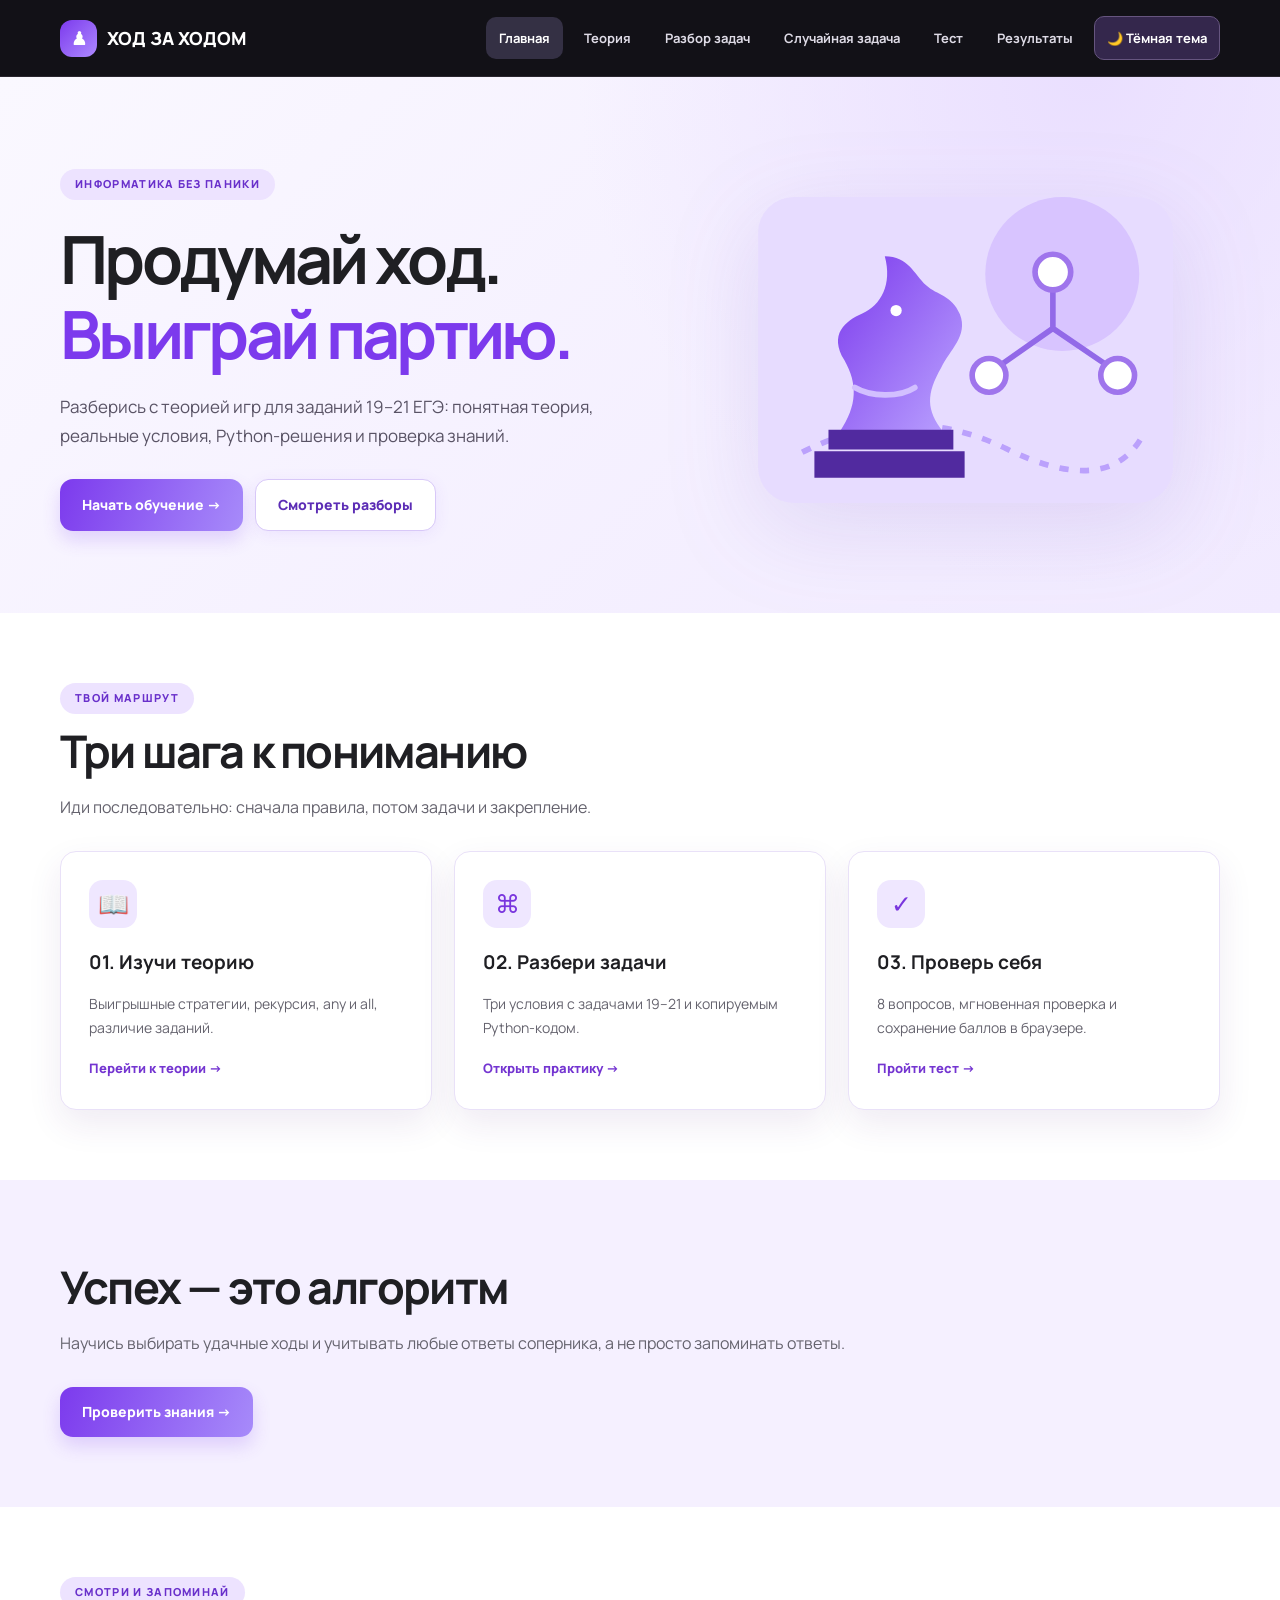
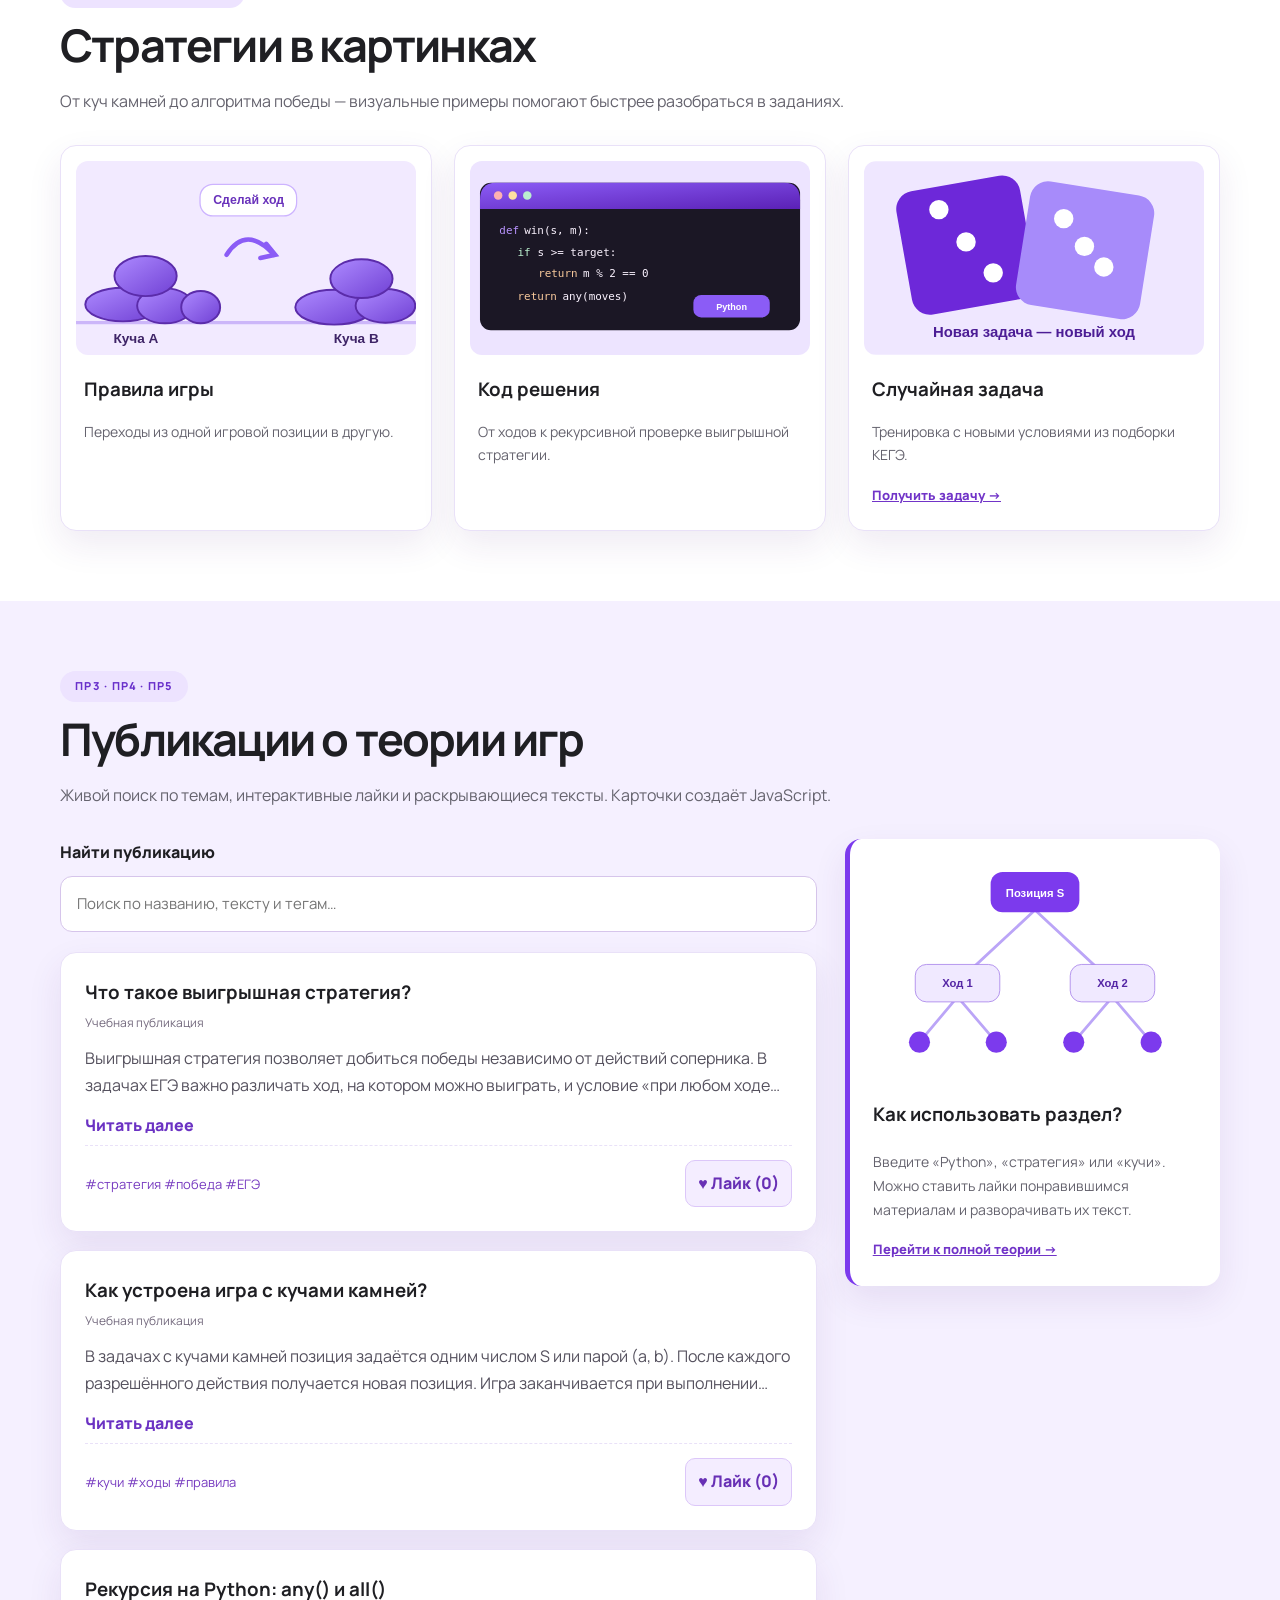
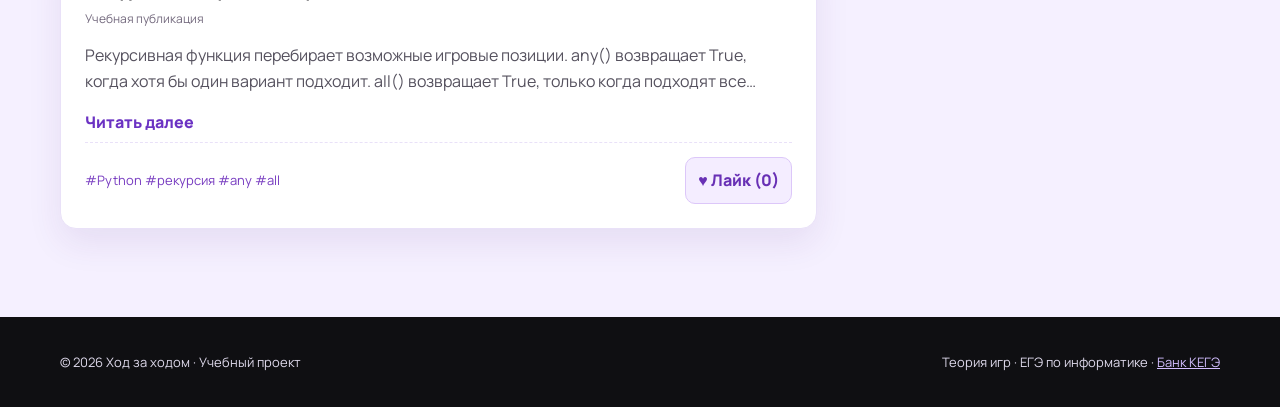
<file: index.html>
<!DOCTYPE html>
<html lang="ru">
 <head>
  <meta charset="utf-8"/>
  <meta content="width=device-width,initial-scale=1.0" name="viewport"/>
  <meta content="#121117" name="theme-color"/>
  <meta content="Теория игр: задания ЕГЭ 19, 20, 21, разбор Python и мини-тест" name="description"/>
  <title>
   Главная | Ход за ходом
  </title>
  <link href="css/style.css" rel="stylesheet"/>
 </head>
 <body>
  <header class="site-header">
   <div class="container header-inner">
    <a class="logo" href="index.html">
     <span class="logo-mark">
      ♟
     </span>
     ХОД ЗА ХОДОМ
    </a>
    <button aria-controls="site-nav" aria-expanded="false" aria-label="Открыть меню" class="menu-toggle" data-menu-toggle="" type="button">
     ☰
    </button>
    <nav aria-label="Основное меню" class="nav-links" data-nav="" id="site-nav">
     <a href="index.html">
      Главная
     </a>
     <a href="theory.html">
      Теория
     </a>
     <a href="tasks.html">
      Разбор задач
     </a>
     <a href="random.html">
      Случайная задача
     </a>
     <a href="quiz.html">
      Тест
     </a>
     <a href="results.html">
      Результаты
     </a>
     <button aria-label="Переключить тему оформления" class="theme-switch" id="themeBtn" type="button">
      🌙 Тёмная тема
     </button>
    </nav>
   </div>
  </header>
  <main>
   <section class="hero">
    <div class="container hero-grid">
     <div>
      <span class="eyebrow">
       Информатика без паники
      </span>
      <h1>
       Продумай ход.
       <br/>
       <span class="gradient-text">
        Выиграй партию.
       </span>
      </h1>
      <p class="lead">
       Разберись с теорией игр для заданий 19–21 ЕГЭ: понятная теория, реальные условия, Python-решения и проверка знаний.
      </p>
      <div class="button-row">
       <a class="btn" href="theory.html">
        Начать обучение →
       </a>
       <a class="btn btn-secondary" href="tasks.html">
        Смотреть разборы
       </a>
      </div>
     </div>
     <img alt="Шахматная фигура и дерево решений" class="hero-art" src="assets/strategy.svg"/>
    </div>
   </section>
   <section class="section">
    <div class="container">
     <div class="section-head">
      <span class="eyebrow">
       Твой маршрут
      </span>
      <h2>
       Три шага к пониманию
      </h2>
      <p>
       Иди последовательно: сначала правила, потом задачи и закрепление.
      </p>
     </div>
     <div class="features">
      <a class="feature-card" href="theory.html">
       <span class="feature-icon">
        📖
       </span>
       <h3>
        01. Изучи теорию
       </h3>
       <p>
        Выигрышные стратегии, рекурсия, any и all, различие заданий.
       </p>
       <span>
        Перейти к теории →
       </span>
      </a>
      <a class="feature-card" href="tasks.html">
       <span class="feature-icon">
        ⌘
       </span>
       <h3>
        02. Разбери задачи
       </h3>
       <p>
        Три условия с задачами 19–21 и копируемым Python-кодом.
       </p>
       <span>
        Открыть практику →
       </span>
      </a>
      <a class="feature-card" href="quiz.html">
       <span class="feature-icon">
        ✓
       </span>
       <h3>
        03. Проверь себя
       </h3>
       <p>
        8 вопросов, мгновенная проверка и сохранение баллов в браузере.
       </p>
       <span>
        Пройти тест →
       </span>
      </a>
     </div>
    </div>
   </section>
   <section class="section section-tint">
    <div class="container">
     <div class="section-head">
      <h2>
       Успех — это алгоритм
      </h2>
      <p>
       Научись выбирать удачные ходы и учитывать любые ответы соперника, а не просто запоминать ответы.
      </p>
     </div>
     <a class="btn" href="quiz.html">
      Проверить знания →
     </a>
    </div>
   </section>
   <section class="section">
    <div class="container">
     <div class="section-head">
      <span class="eyebrow">
       Смотри и запоминай
      </span>
      <h2>
       Стратегии в картинках
      </h2>
      <p>
       От куч камней до алгоритма победы — визуальные примеры помогают быстрее разобраться в заданиях.
      </p>
     </div>
     <div class="visual-grid">
      <article class="visual-card">
       <img alt="Две кучи камней и перемещение между ними" loading="lazy" src="assets/stones.svg"/>
       <h3>
        Правила игры
       </h3>
       <p>
        Переходы из одной игровой позиции в другую.
       </p>
      </article>
      <article class="visual-card">
       <img alt="Иллюстрация рекурсивного кода на Python" loading="lazy" src="assets/python.svg"/>
       <h3>
        Код решения
       </h3>
       <p>
        От ходов к рекурсивной проверке выигрышной стратегии.
       </p>
      </article>
      <article class="visual-card">
       <img alt="Фиолетовые игральные кубики" loading="lazy" src="assets/random-art.svg"/>
       <h3>
        Случайная задача
       </h3>
       <p>
        Тренировка с новыми условиями из подборки КЕГЭ.
       </p>
       <a class="source-link" href="random.html">
        Получить задачу →
       </a>
      </article>
     </div>
    </div>
   </section>
   <section aria-labelledby="articles-heading" class="section section-tint" id="articles">
    <div class="container">
     <div class="section-head">
      <span class="eyebrow">
       ПР3 · ПР4 · ПР5
      </span>
      <h2 id="articles-heading">
       Публикации о теории игр
      </h2>
      <p>
       Живой поиск по темам, интерактивные лайки и раскрывающиеся тексты. Карточки создаёт JavaScript.
      </p>
     </div>
     <!-- ПР3: основной контент (70%) + боковая панель (30%) через Flexbox -->
     <div class="articles-layout">
      <section aria-label="Статьи" class="articles-main">
       <label class="search-label" for="searchInput">
        Найти публикацию
       </label>
       <input autocomplete="off" id="searchInput" placeholder="Поиск по названию, тексту и тегам…" type="search"/>
       <!-- ПР5: статьи сюда динамически выводит JavaScript -->
       <div aria-live="polite" id="postsContainer">
       </div>
      </section>
      <aside aria-label="Подсказка по решению" class="articles-aside">
       <img alt="Иллюстрация дерева игровых решений" loading="lazy" src="assets/tree.svg"/>
       <h3>
        Как использовать раздел?
       </h3>
       <p>
        Введите «Python», «стратегия» или «кучи». Можно ставить лайки понравившимся материалам и разворачивать их текст.
       </p>
       <a class="source-link" href="theory.html">
        Перейти к полной теории →
       </a>
      </aside>
     </div>
    </div>
   </section>
  </main>
  <footer class="site-footer">
   <div class="container footer-inner">
    <span>
     ©
     <span data-year="">
     </span>
     Ход за ходом · Учебный проект
    </span>
    <span>
     Теория игр · ЕГЭ по информатике ·
     <a href="https://kompege.ru/task" rel="noopener noreferrer" target="_blank">
      Банк КЕГЭ
     </a>
    </span>
   </div>
  </footer>
  <script defer="" src="js/main.js">
  </script>
  <script defer="True" src="js/articles.js">
  </script>
 </body>
</html>
</file>
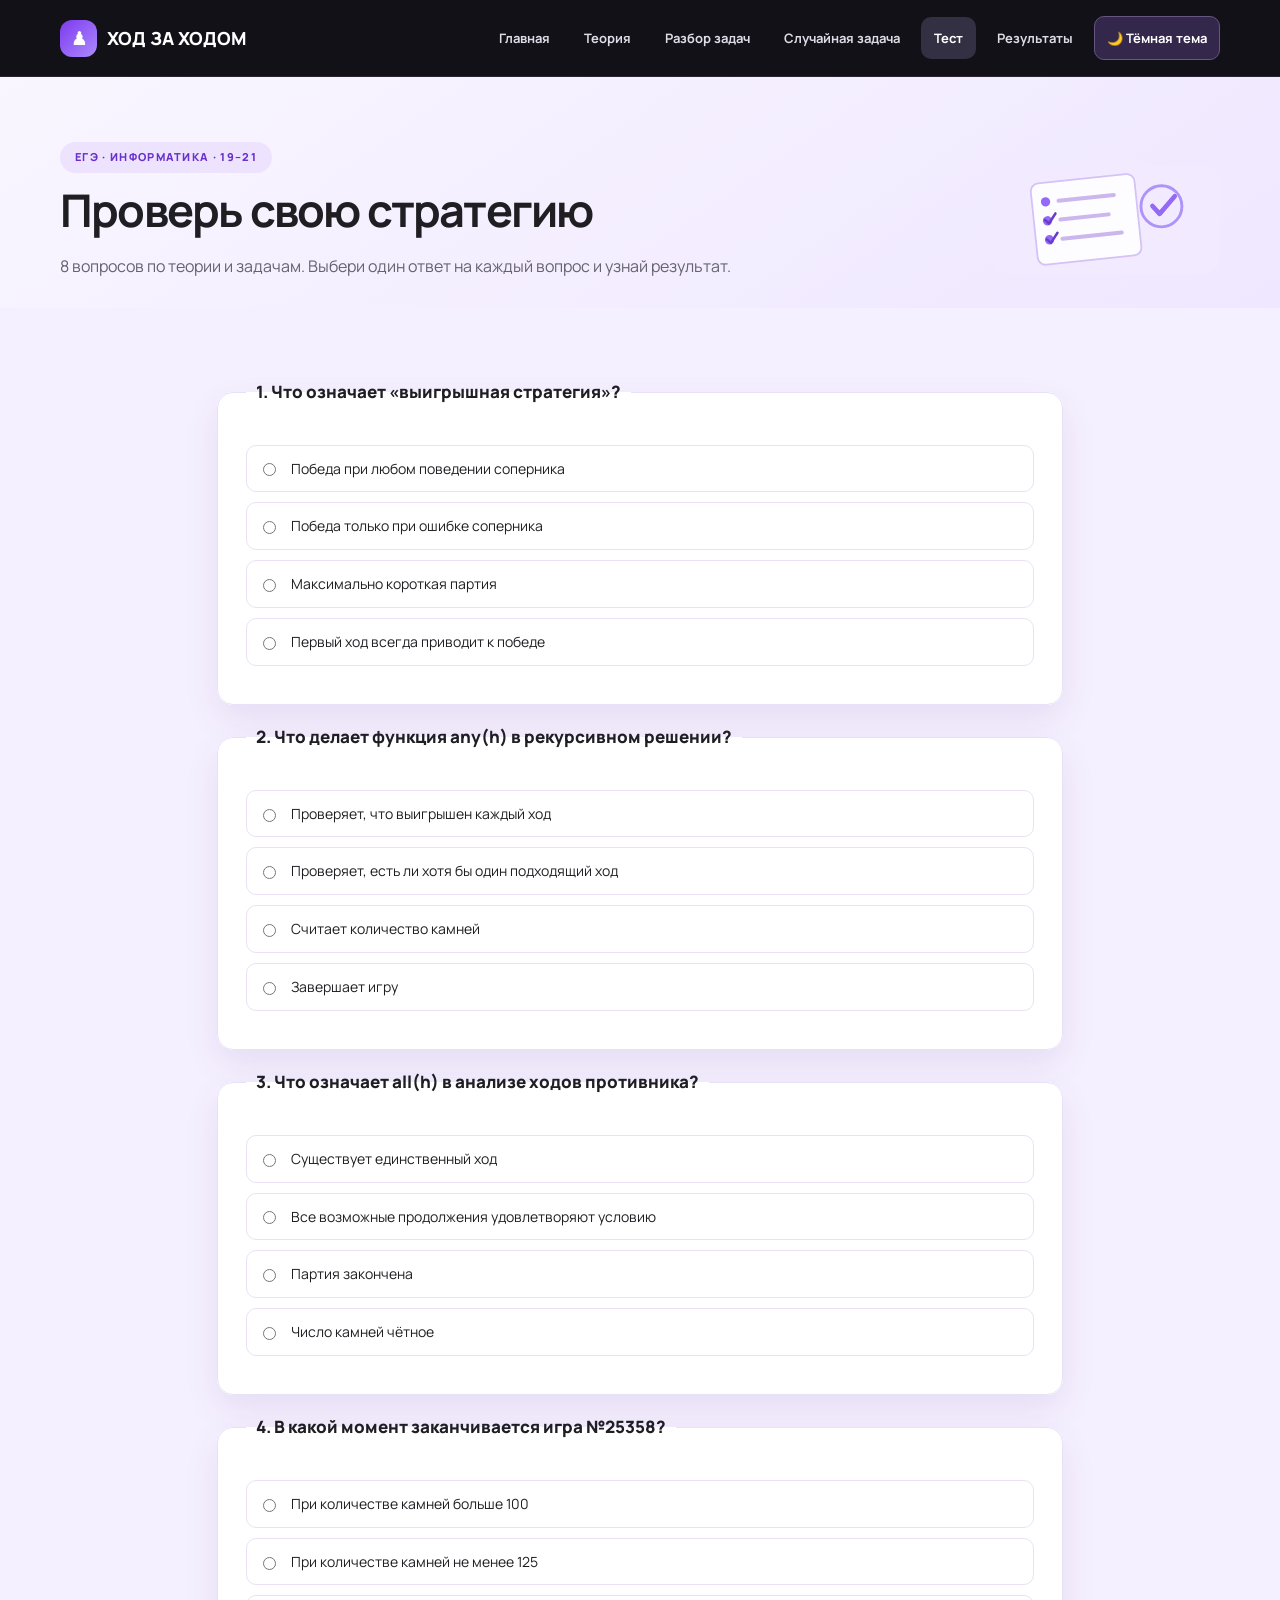
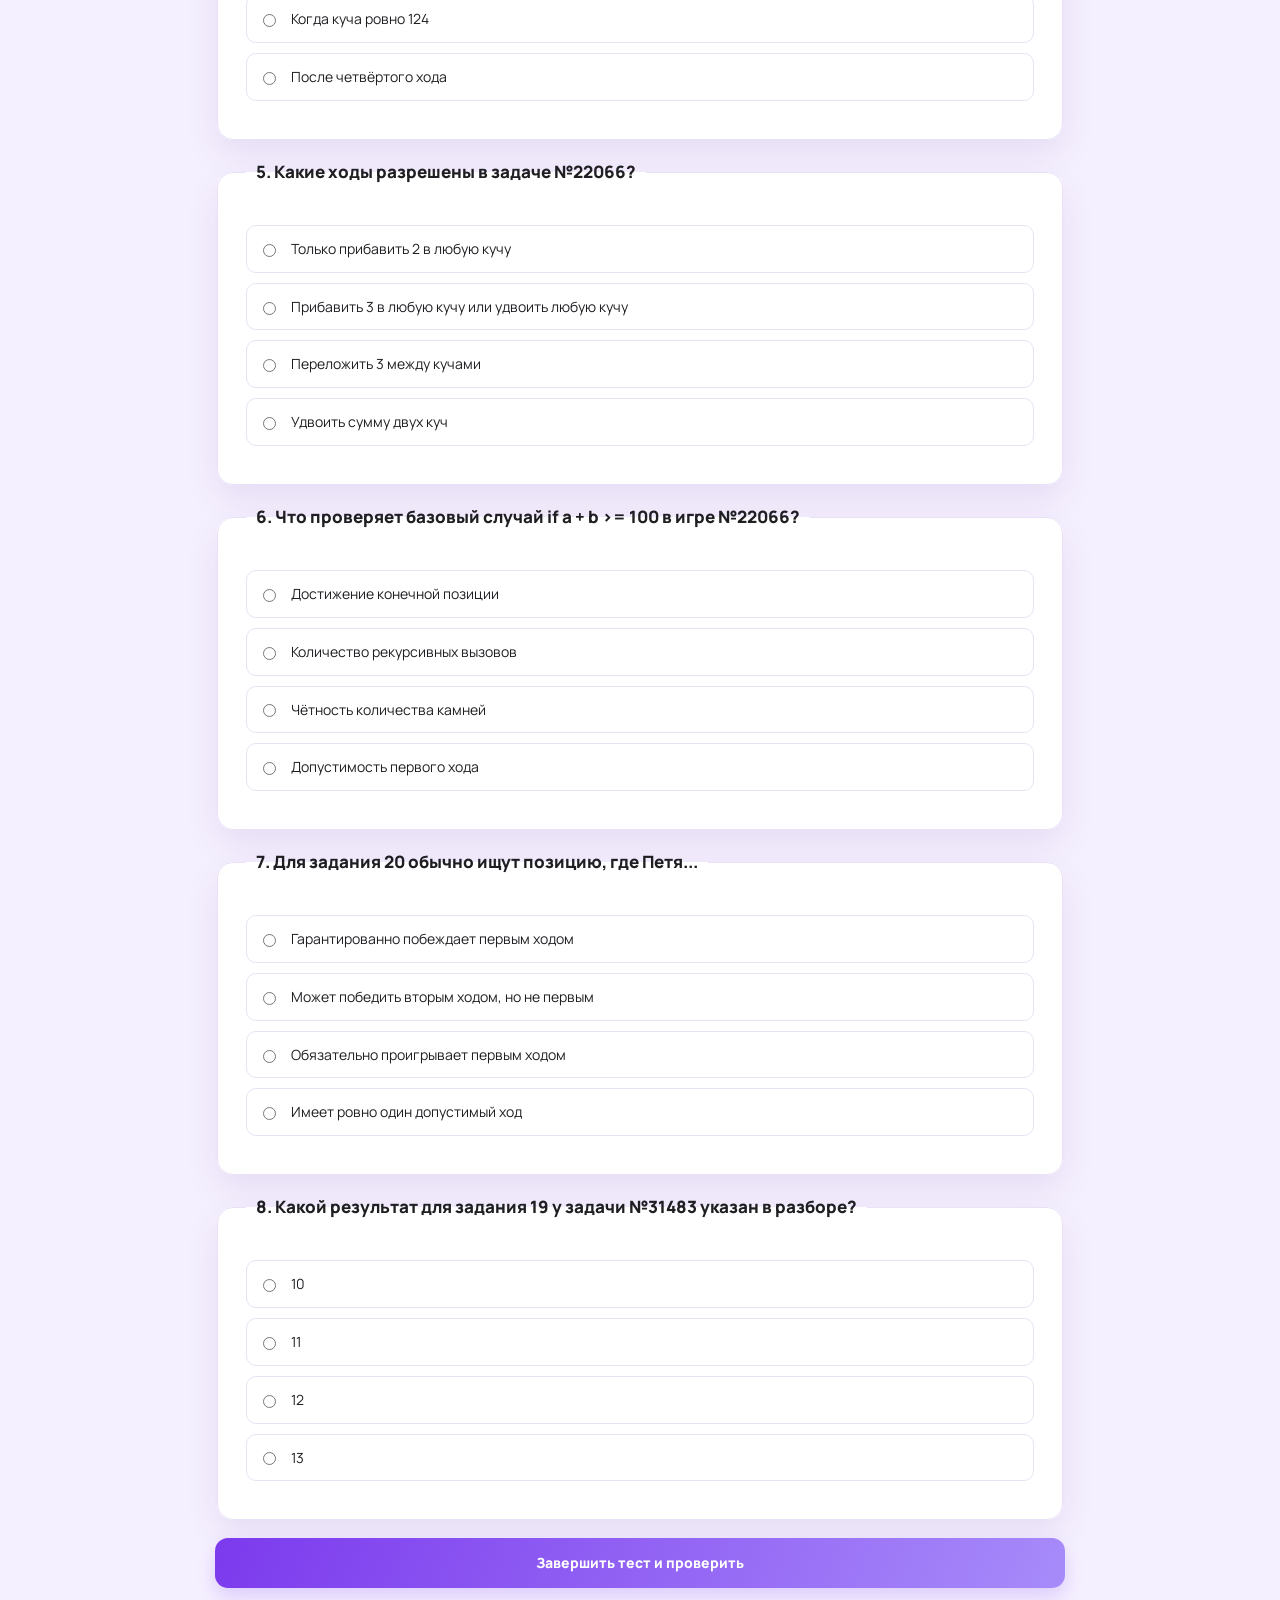
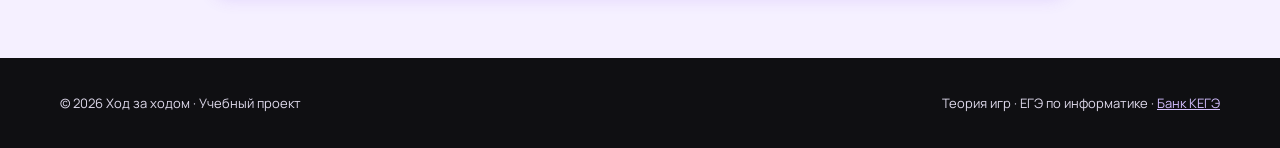
<file: quiz.html>
<!DOCTYPE html>
<html lang="ru">
 <head>
  <meta charset="utf-8"/>
  <meta content="width=device-width,initial-scale=1.0" name="viewport"/>
  <meta content="#121117" name="theme-color"/>
  <meta content="Теория игр: задания ЕГЭ 19, 20, 21, разбор Python и мини-тест" name="description"/>
  <title>
   Мини-тест | Ход за ходом
  </title>
  <link href="css/style.css" rel="stylesheet"/>
 </head>
 <body>
  <header class="site-header">
   <div class="container header-inner">
    <a class="logo" href="index.html">
     <span class="logo-mark">
      ♟
     </span>
     ХОД ЗА ХОДОМ
    </a>
    <button aria-controls="site-nav" aria-expanded="false" aria-label="Открыть меню" class="menu-toggle" data-menu-toggle="" type="button">
     ☰
    </button>
    <nav aria-label="Основное меню" class="nav-links" data-nav="" id="site-nav">
     <a href="index.html">
      Главная
     </a>
     <a href="theory.html">
      Теория
     </a>
     <a href="tasks.html">
      Разбор задач
     </a>
     <a href="random.html">
      Случайная задача
     </a>
     <a href="quiz.html">
      Тест
     </a>
     <a href="results.html">
      Результаты
     </a>
     <button aria-label="Переключить тему оформления" class="theme-switch" id="themeBtn" type="button">
      🌙 Тёмная тема
     </button>
    </nav>
   </div>
  </header>
  <section class="page-intro">
   <div class="container">
    <span class="eyebrow">
     ЕГЭ · Информатика · 19–21
    </span>
    <h1>
     Проверь свою стратегию
    </h1>
    <p>
     8 вопросов по теории и задачам. Выбери один ответ на каждый вопрос и узнай результат.
    </p>
   </div>
   <div class="container intro-art-wrap">
    <img alt="Иллюстрация теста" class="intro-art" src="assets/quiz-art.svg"/>
   </div>
  </section>
  <main class="section section-tint">
   <div class="container" style="max-width:850px">
    <form class="quiz-form" id="quiz-form">
     <button class="btn" type="submit">
      Завершить тест и проверить
     </button>
    </form>
    <div class="score-result" hidden="" id="quiz-result" role="status">
    </div>
    <form class="paper save-form" hidden="" id="save-form">
     <label for="student-name">
      Как тебя зовут?
     </label>
     <input autocomplete="name" id="student-name" maxlength="60" name="name" placeholder="Введите имя" required=""/>
     <div>
      <button class="btn" type="submit">
       Отправить результат
      </button>
     </div>
     <p aria-live="polite" id="save-status">
     </p>
     <a href="results.html">
      Перейти к таблице результатов →
     </a>
    </form>
   </div>
  </main>
  <footer class="site-footer">
   <div class="container footer-inner">
    <span>
     ©
     <span data-year="">
     </span>
     Ход за ходом · Учебный проект
    </span>
    <span>
     Теория игр · ЕГЭ по информатике ·
     <a href="https://kompege.ru/task" rel="noopener noreferrer" target="_blank">
      Банк КЕГЭ
     </a>
    </span>
   </div>
  </footer>
  <script defer="" src="js/main.js">
  </script>
  <script defer="" src="js/quiz.js">
  </script>
 </body>
</html>
</file>
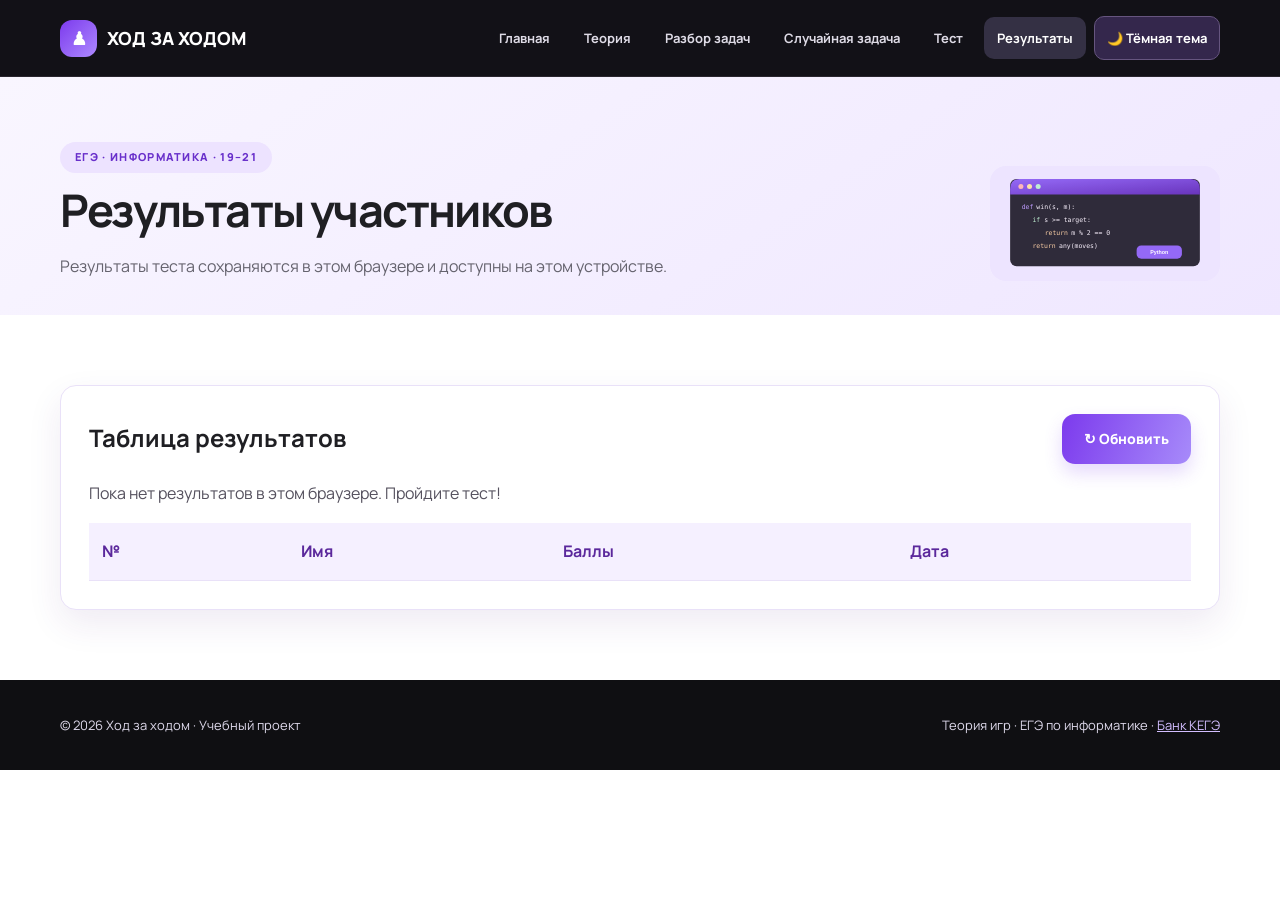
<file: results.html>
<!DOCTYPE html>
<html lang="ru">
 <head>
  <meta charset="utf-8"/>
  <meta content="width=device-width,initial-scale=1.0" name="viewport"/>
  <meta content="#121117" name="theme-color"/>
  <meta content="Теория игр: задания ЕГЭ 19, 20, 21, разбор Python и мини-тест" name="description"/>
  <title>
   Результаты | Ход за ходом
  </title>
  <link href="css/style.css" rel="stylesheet"/>
 </head>
 <body>
  <header class="site-header">
   <div class="container header-inner">
    <a class="logo" href="index.html">
     <span class="logo-mark">
      ♟
     </span>
     ХОД ЗА ХОДОМ
    </a>
    <button aria-controls="site-nav" aria-expanded="false" aria-label="Открыть меню" class="menu-toggle" data-menu-toggle="" type="button">
     ☰
    </button>
    <nav aria-label="Основное меню" class="nav-links" data-nav="" id="site-nav">
     <a href="index.html">
      Главная
     </a>
     <a href="theory.html">
      Теория
     </a>
     <a href="tasks.html">
      Разбор задач
     </a>
     <a href="random.html">
      Случайная задача
     </a>
     <a href="quiz.html">
      Тест
     </a>
     <a href="results.html">
      Результаты
     </a>
     <button aria-label="Переключить тему оформления" class="theme-switch" id="themeBtn" type="button">
      🌙 Тёмная тема
     </button>
    </nav>
   </div>
  </header>
  <section class="page-intro">
   <div class="container">
    <span class="eyebrow">
     ЕГЭ · Информатика · 19–21
    </span>
    <h1>
     Результаты участников
    </h1>
    <p>
     Результаты теста сохраняются в этом браузере и доступны на этом устройстве.
    </p>
   </div>
   <div class="container intro-art-wrap">
    <img alt="Программирование на Python" class="intro-art" src="assets/python.svg"/>
   </div>
  </section>
  <main class="section">
   <div class="container">
    <div class="paper">
     <div class="task-top">
      <h2>
       Таблица результатов
      </h2>
      <button class="btn" id="refresh-results" type="button">
       ↻ Обновить
      </button>
     </div>
     <p aria-live="polite" class="subtle" id="results-status">
     </p>
     <div class="table-scroll">
      <table class="results-table">
       <thead>
        <tr>
         <th>
          №
         </th>
         <th>
          Имя
         </th>
         <th>
          Баллы
         </th>
         <th>
          Дата
         </th>
        </tr>
       </thead>
       <tbody id="results-body">
       </tbody>
      </table>
     </div>
    </div>
   </div>
  </main>
  <footer class="site-footer">
   <div class="container footer-inner">
    <span>
     ©
     <span data-year="">
     </span>
     Ход за ходом · Учебный проект
    </span>
    <span>
     Теория игр · ЕГЭ по информатике ·
     <a href="https://kompege.ru/task" rel="noopener noreferrer" target="_blank">
      Банк КЕГЭ
     </a>
    </span>
   </div>
  </footer>
  <script defer="" src="js/main.js">
  </script>
  <script defer="" src="js/results.js">
  </script>
 </body>
</html>
</file>
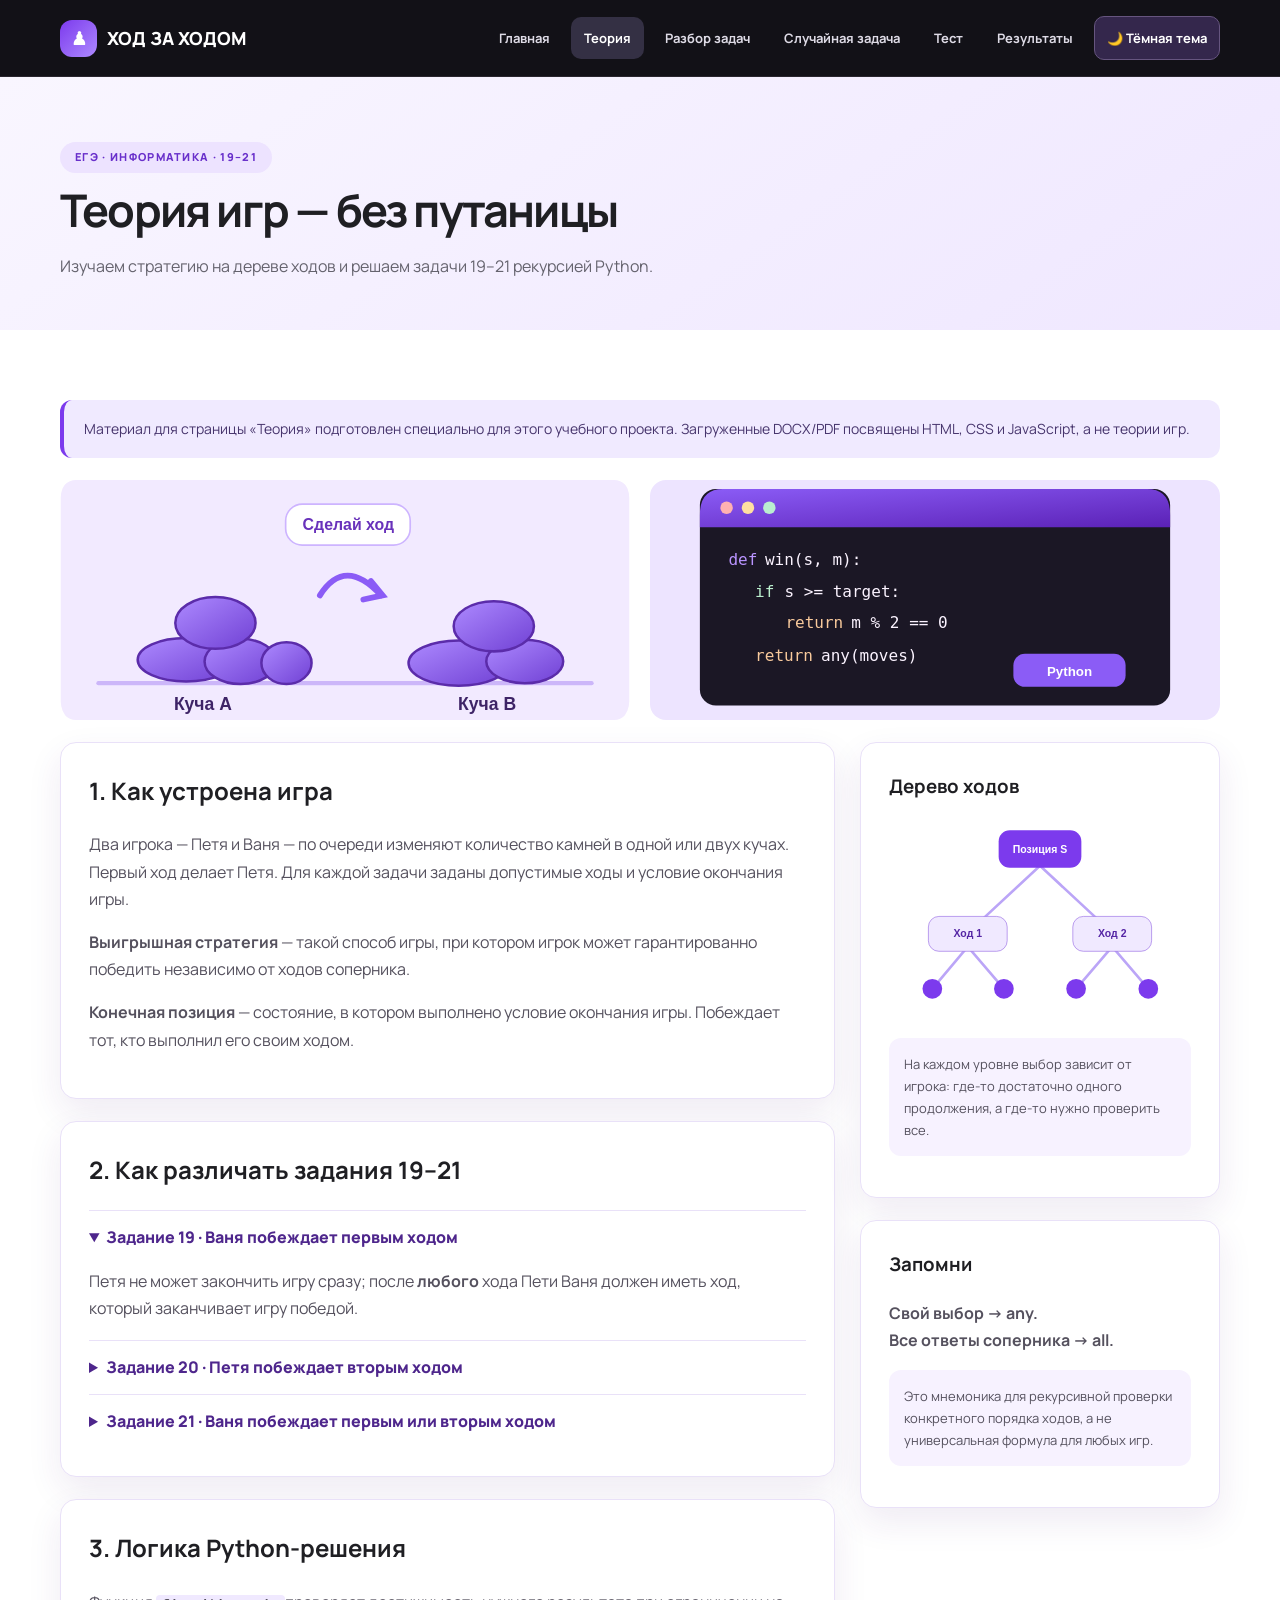
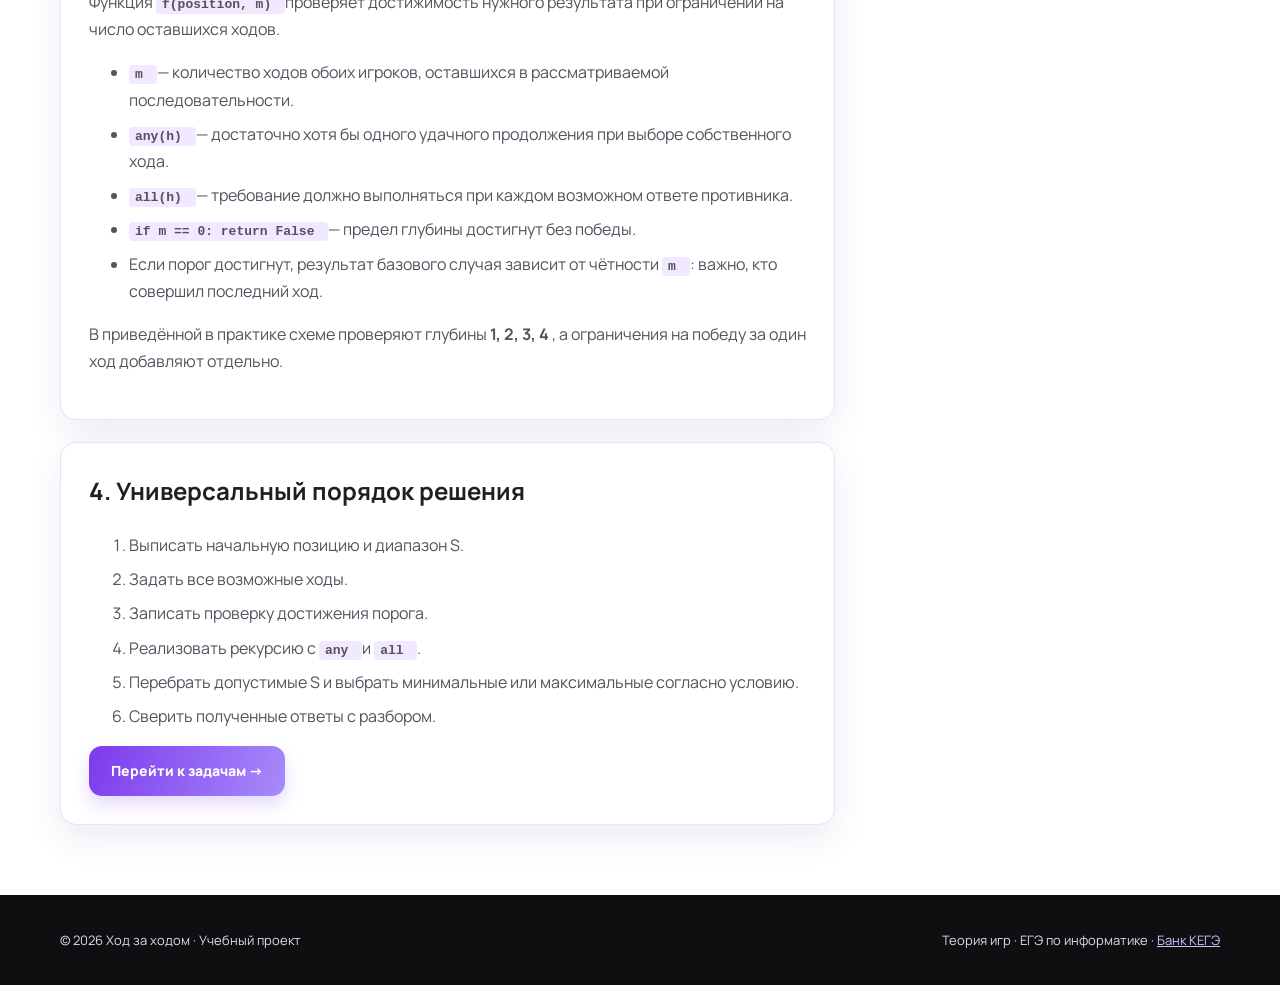
<file: theory.html>
<!DOCTYPE html>
<html lang="ru">
 <head>
  <meta charset="utf-8"/>
  <meta content="width=device-width,initial-scale=1.0" name="viewport"/>
  <meta content="#121117" name="theme-color"/>
  <meta content="Теория игр: задания ЕГЭ 19, 20, 21, разбор Python и мини-тест" name="description"/>
  <title>
   Теория | Ход за ходом
  </title>
  <link href="css/style.css" rel="stylesheet"/>
 </head>
 <body>
  <header class="site-header">
   <div class="container header-inner">
    <a class="logo" href="index.html">
     <span class="logo-mark">
      ♟
     </span>
     ХОД ЗА ХОДОМ
    </a>
    <button aria-controls="site-nav" aria-expanded="false" aria-label="Открыть меню" class="menu-toggle" data-menu-toggle="" type="button">
     ☰
    </button>
    <nav aria-label="Основное меню" class="nav-links" data-nav="" id="site-nav">
     <a href="index.html">
      Главная
     </a>
     <a href="theory.html">
      Теория
     </a>
     <a href="tasks.html">
      Разбор задач
     </a>
     <a href="random.html">
      Случайная задача
     </a>
     <a href="quiz.html">
      Тест
     </a>
     <a href="results.html">
      Результаты
     </a>
     <button aria-label="Переключить тему оформления" class="theme-switch" id="themeBtn" type="button">
      🌙 Тёмная тема
     </button>
    </nav>
   </div>
  </header>
  <section class="page-intro">
   <div class="container">
    <span class="eyebrow">
     ЕГЭ · Информатика · 19–21
    </span>
    <h1>
     Теория игр — без путаницы
    </h1>
    <p>
     Изучаем стратегию на дереве ходов и решаем задачи 19–21 рекурсией Python.
    </p>
   </div>
  </section>
  <main class="section">
   <div class="container content-stack">
    <div class="notice">
     Материал для страницы «Теория» подготовлен специально для этого учебного проекта. Загруженные DOCX/PDF посвящены HTML, CSS и JavaScript, а не теории игр.
    </div>
    <div class="visual-strip">
     <img alt="Схема куч камней" src="assets/stones.svg"/>
     <img alt="Пример кода Python" src="assets/python.svg"/>
    </div>
    <div class="theory-layout">
     <div class="content-stack">
      <article class="paper">
       <h2>
        1. Как устроена игра
       </h2>
       <p>
        Два игрока — Петя и Ваня — по очереди изменяют количество камней в одной или двух кучах. Первый ход делает Петя. Для каждой задачи заданы допустимые ходы и условие окончания игры.
       </p>
       <p>
        <strong>
         Выигрышная стратегия
        </strong>
        — такой способ игры, при котором игрок может гарантированно победить независимо от ходов соперника.
       </p>
       <p>
        <strong>
         Конечная позиция
        </strong>
        — состояние, в котором выполнено условие окончания игры. Побеждает тот, кто выполнил его своим ходом.
       </p>
      </article>
      <article class="paper">
       <h2>
        2. Как различать задания 19–21
       </h2>
       <details open="">
        <summary>
         Задание 19 · Ваня побеждает первым ходом
        </summary>
        <p>
         Петя не может закончить игру сразу; после
         <strong>
          любого
         </strong>
         хода Пети Ваня должен иметь ход, который заканчивает игру победой.
        </p>
       </details>
       <details>
        <summary>
         Задание 20 · Петя побеждает вторым ходом
        </summary>
        <p>
         Петя не может выиграть первым ходом, но существует его начальный ход, после которого при
         <strong>
          любом
         </strong>
         ответе Вани он выигрывает своим вторым ходом.
        </p>
       </details>
       <details>
        <summary>
         Задание 21 · Ваня побеждает первым или вторым ходом
        </summary>
        <p>
         Ваня гарантированно выигрывает не позднее своего второго хода при любых ходах Пети, но не может гарантировать победу именно своим первым ходом.
        </p>
       </details>
      </article>
      <article class="paper">
       <h2>
        3. Логика Python-решения
       </h2>
       <p>
        Функция
        <span class="code-inline">
         f(position, m)
        </span>
        проверяет достижимость нужного результата при ограничении на число оставшихся ходов.
       </p>
       <ul>
        <li>
         <span class="code-inline">
          m
         </span>
         — количество ходов обоих игроков, оставшихся в рассматриваемой последовательности.
        </li>
        <li>
         <span class="code-inline">
          any(h)
         </span>
         — достаточно хотя бы одного удачного продолжения при выборе собственного хода.
        </li>
        <li>
         <span class="code-inline">
          all(h)
         </span>
         — требование должно выполняться при каждом возможном ответе противника.
        </li>
        <li>
         <span class="code-inline">
          if m == 0: return False
         </span>
         — предел глубины достигнут без победы.
        </li>
        <li>
         Если порог достигнут, результат базового случая зависит от чётности
         <span class="code-inline">
          m
         </span>
         : важно, кто совершил последний ход.
        </li>
       </ul>
       <p>
        В приведённой в практике схеме проверяют глубины
        <strong>
         1, 2, 3, 4
        </strong>
        , а ограничения на победу за один ход добавляют отдельно.
       </p>
      </article>
      <article class="paper">
       <h2>
        4. Универсальный порядок решения
       </h2>
       <ol>
        <li>
         Выписать начальную позицию и диапазон S.
        </li>
        <li>
         Задать все возможные ходы.
        </li>
        <li>
         Записать проверку достижения порога.
        </li>
        <li>
         Реализовать рекурсию с
         <span class="code-inline">
          any
         </span>
         и
         <span class="code-inline">
          all
         </span>
         .
        </li>
        <li>
         Перебрать допустимые S и выбрать минимальные или максимальные согласно условию.
        </li>
        <li>
         Сверить полученные ответы с разбором.
        </li>
       </ol>
       <a class="btn" href="tasks.html">
        Перейти к задачам →
       </a>
      </article>
     </div>
     <aside class="content-stack aside-sticky">
      <div class="paper">
       <h3>
        Дерево ходов
       </h3>
       <img alt="Начальная позиция и разветвление на возможные ходы" class="game-tree" src="assets/tree.svg"/>
       <p class="mini-note">
        На каждом уровне выбор зависит от игрока: где-то достаточно одного продолжения, а где-то нужно проверить все.
       </p>
      </div>
      <div class="paper">
       <h3>
        Запомни
       </h3>
       <p>
        <strong>
         Свой выбор → any.
        </strong>
        <br/>
        <strong>
         Все ответы соперника → all.
        </strong>
       </p>
       <p class="mini-note">
        Это мнемоника для рекурсивной проверки конкретного порядка ходов, а не универсальная формула для любых игр.
       </p>
      </div>
     </aside>
    </div>
   </div>
  </main>
  <footer class="site-footer">
   <div class="container footer-inner">
    <span>
     ©
     <span data-year="">
     </span>
     Ход за ходом · Учебный проект
    </span>
    <span>
     Теория игр · ЕГЭ по информатике ·
     <a href="https://kompege.ru/task" rel="noopener noreferrer" target="_blank">
      Банк КЕГЭ
     </a>
    </span>
   </div>
  </footer>
  <script defer="" src="js/main.js">
  </script>
 </body>
</html>
</file>
<file: css/style.css>
@import url('https://fonts.googleapis.com/css2?family=Manrope:wght@400;500;600;700;800&display=swap');
:root {
  --ink:#1f1f23;
  --muted:#65636e;
  --purple:#7c3aed;
  --violet:#8b5cf6;
  --bg:#f5f0ff;
  --dark:#0f0f12;
  --line:#e9e1f8;
  --radius:16px;
  --shadow:0 14px 35px rgba(73,36,127,.09)
}

* {
  box-sizing:border-box
}

html {
  scroll-behavior:smooth
}

body {
  margin:0;
  color:var(--ink);
  font-family:Manrope,Arial,sans-serif;
  line-height:1.7;
  background:#fff
}

a {
  color:inherit
}

button,input {
  font:inherit
}

button,a {
  -webkit-tap-highlight-color:transparent
}

button:focus-visible,a:focus-visible,input:focus-visible,summary:focus-visible {
  outline:3px solid #b59aff;
  outline-offset:3px
}

.container {
  width:min(1160px,calc(100% - 36px));
  margin-inline:auto
}

.site-header {
  position:sticky;
  top:0;
  z-index:10;
  background:#121117;
  color:#fff;
  border-bottom:1px solid #29252e
}

.header-inner {
  min-height:76px;
  display:flex;
  align-items:center;
  justify-content:space-between;
  gap:20px
}

.logo {
  display:flex;
  gap:10px;
  align-items:center;
  text-decoration:none;
  font-size:18px;
  font-weight:800;
  white-space:nowrap
}

.logo-mark {
  display:grid;
  place-items:center;
  width:37px;
  height:37px;
  border-radius:12px;
  background:linear-gradient(135deg,#7c3aed,#ad8aff)
}

.nav-links {
  display:flex;
  gap:8px;
  align-items:center
}

.nav-links a {
  padding:10px 13px;
  border-radius:10px;
  color:#dedbe6;
  text-decoration:none;
  font-size:13px;
  font-weight:700;
  transition:.2s
}

.nav-links a:hover,.nav-links a.active {
  color:#fff;
  background:#343044
}

.menu-toggle {
  display:none;
  background:transparent;
  color:#fff;
  border:1px solid #50495e;
  border-radius:10px;
  padding:8px 12px;
  font-size:22px;
  cursor:pointer
}

.hero {
  background:radial-gradient(circle at 85% 0%,#eadfff,transparent 42%),linear-gradient(135deg,#faf8ff,#f1eaff);
  overflow:hidden
}

.hero-grid {
  display:grid;
  grid-template-columns:1.1fr .9fr;
  align-items:center;
  gap:34px;
  padding-block:90px 80px
}

.eyebrow {
  display:inline-block;
  background:#ede3ff;
  color:#6930cb;
  border-radius:100px;
  padding:6px 15px;
  text-transform:uppercase;
  letter-spacing:.12em;
  font-weight:800;
  font-size:11px
}

.hero h1 {
  font-size:clamp(38px,5.2vw,68px);
  letter-spacing:-.055em;
  line-height:1.12;
  margin:22px 0
}

.gradient-text {
  color:#7c3aed
}

.lead {
  font-size:17px;
  color:#595365;
  max-width:610px
}

.hero-art {
  width:100%;
  max-height:370px;
  filter:drop-shadow(0 25px 45px rgba(103,58,183,.13))
}

.button-row {
  display:flex;
  gap:12px;
  flex-wrap:wrap;
  margin-top:28px
}

.btn {
  display:inline-flex;
  align-items:center;
  justify-content:center;
  gap:8px;
  border:0;
  border-radius:13px;
  padding:13px 22px;
  background:linear-gradient(110deg,#7c3aed,#a78bfa);
  color:#fff;
  text-decoration:none;
  font-weight:800;
  font-size:14px;
  cursor:pointer;
  box-shadow:0 9px 18px #7c3aed30;
  transition:transform .2s,box-shadow .2s
}

.btn:hover {
  transform:translateY(-2px);
  box-shadow:0 13px 22px #7c3aed3d
}

.btn:disabled {
  opacity:.55;
  cursor:not-allowed;
  transform:none
}

.btn-secondary {
  background:#fff;
  color:#5c2db5;
  box-shadow:0 3px 16px #7c3aed15;
  border:1px solid #d8c8f8
}

.section {
  padding-block:70px
}

.section-tint {
  background:var(--bg)
}

.section-head {
  margin-bottom:30px
}

.section-head h2,.page-intro h1 {
  font-size:clamp(30px,4vw,45px);
  letter-spacing:-.04em;
  line-height:1.2;
  margin:10px 0
}

.section-head p,.page-intro p {
  color:var(--muted);
  max-width:800px
}

.features {
  display:grid;
  grid-template-columns:repeat(3,1fr);
  gap:22px
}

.feature-card,.paper,.task-card,.quiz-question {
  background:white;
  border:1px solid var(--line);
  border-radius:var(--radius);
  padding:28px;
  box-shadow:var(--shadow)
}

.feature-card {
  transition:.2s;
  text-decoration:none
}

.feature-card:hover {
  transform:translateY(-5px);
  border-color:#c9b0ff
}

.feature-icon {
  width:48px;
  height:48px;
  background:#efe7ff;
  display:grid;
  place-items:center;
  border-radius:14px;
  color:#7935de;
  font-size:25px
}

.feature-card h3 {
  margin:18px 0 6px;
  font-size:19px
}

.feature-card p {
  color:var(--muted);
  font-size:14px
}

.feature-card span:last-child {
  color:#7435d1;
  font-weight:800;
  font-size:13px
}

.page-intro {
  padding:65px 0 34px;
  background:linear-gradient(145deg,#f9f6ff,#efe7ff)
}

.content-stack {
  display:grid;
  gap:22px
}

.notice {
  border-left:4px solid var(--purple);
  background:#f0eaff;
  padding:17px 20px;
  border-radius:12px;
  color:#47356d;
  font-size:14px
}

.theory-layout {
  display:grid;
  grid-template-columns:minmax(0,1.4fr) minmax(270px,.65fr);
  align-items:start;
  gap:25px
}

.paper h2,.paper h3 {
  margin-top:0
}

.paper p,.paper li {
  color:#55515e
}

.paper li {
  margin:7px 0
}

.paper details {
  border-top:1px solid var(--line);
  padding:13px 0
}

.paper summary,.solution summary {
  cursor:pointer;
  font-weight:800;
  color:#4e268c
}

.paper summary:hover,.solution summary:hover {
  color:#874ce0
}

.paper details p {
  margin-bottom:5px
}

.aside-sticky {
  position:sticky;
  top:100px
}

.game-tree {
  width:100%;
  height:auto;
  display:block
}

.mini-note {
  background:#f7f2ff;
  border-radius:12px;
  padding:15px;
  font-size:13px;
  color:#5e4a79
}

.code-inline {
  font:600 13px Consolas,monospace;
  background:#f0e9ff;
  padding:2px 6px;
  border-radius:4px
}

.filter-bar {
  margin-bottom:26px
}

.filter-bar input {
  display:block;
  width:100%;
  max-width:490px;
  padding:15px 17px;
  border-radius:12px;
  border:1px solid #d9cbe9;
  background:#fff
}

.task-card {
  margin-bottom:24px;
  padding:30px
}

.task-top {
  display:flex;
  justify-content:space-between;
  align-items:center;
  gap:14px;
  flex-wrap:wrap
}

.task-top h2 {
  margin:0;
  font-size:24px
}

.source-link {
  color:#7134c8;
  font-size:13px;
  font-weight:800
}

.subtle {
  color:var(--muted)
}

.tags {
  display:flex;
  gap:8px;
  flex-wrap:wrap;
  margin:17px 0
}

.tag {
  background:#f0e9ff;
  color:#7030c7;
  border-radius:100px;
  padding:4px 11px;
  font-size:11px;
  font-weight:800
}

.condition {
  white-space:pre-line;
  border-top:1px solid var(--line);
  padding-top:20px;
  font-size:14px;
  line-height:1.9
}

.questions {
  margin:22px 0;
  padding:17px;
  background:#f8f5ff;
  border-radius:12px;
  font-size:14px
}

.questions p {
  margin:8px 0
}

.solution {
  border-top:1px solid var(--line);
  padding-top:20px
}

.solution summary {
  list-style-position:inside
}

.answers {
  display:flex;
  gap:10px;
  flex-wrap:wrap;
  margin:20px 0
}

.answer {
  font-weight:800;
  color:#6332b1;
  background:#ede4ff;
  padding:8px 12px;
  border-radius:10px
}

.code-head {
  display:flex;
  justify-content:space-between;
  align-items:center;
  background:#292330;
  color:#d6c9f1;
  border-radius:12px 12px 0 0;
  padding:11px 15px;
  font:13px Consolas,monospace;
  gap:12px
}

.copy-btn {
  border:1px solid #594b6e;
  border-radius:8px;
  padding:6px 10px;
  cursor:pointer;
  background:#49345f;
  color:white
}

.copy-btn:hover {
  background:#653e8e
}

.code {
  margin:0;
  overflow-x:auto;
  padding:22px;
  border-radius:0 0 12px 12px;
  background:#18151f;
  color:#f4ebff;
  font:13px/1.65 Consolas,'Courier New',monospace;
  tab-size:4
}

.code code {
  font:inherit;
  white-space:pre
}

.quiz-form {
  display:grid;
  gap:18px
}

.quiz-question {
  border:1px solid var(--line);
  min-width:0
}

.quiz-question legend {
  font-weight:800;
  font-size:17px;
  padding:0 10px;
  max-width:100%
}

.option {
  display:flex;
  gap:12px;
  align-items:center;
  padding:11px;
  border:1px solid #eae2f4;
  border-radius:10px;
  margin:10px 0;
  cursor:pointer;
  font-size:14px
}

.option:hover {
  background:#f8f4ff
}

.option input {
  accent-color:var(--purple)
}

.quiz-question.correct {
  border-color:#7fc4a1
}

.quiz-question.incorrect {
  border-color:#e5a2aa
}

.feedback {
  font-size:13px;
  color:#564d64;
  background:#f8f5ff;
  border-radius:10px;
  padding:12px
}

.score-result {
  padding:22px;
  background:#efe6ff;
  color:#54229a;
  font-weight:800;
  border-radius:12px
}

.save-form {
  margin-top:15px
}

.save-form label {
  display:block;
  font-weight:800;
  margin-bottom:8px
}

.save-form input {
  padding:12px 15px;
  border:1px solid #d9cbe9;
  border-radius:10px;
  width:min(100%,360px)
}

.save-form .btn {
  margin:10px 0
}

.table-scroll {
  overflow-x:auto
}

.results-table {
  border-collapse:collapse;
  width:100%;
  min-width:550px
}

.results-table th,.results-table td {
  text-align:left;
  padding:15px 13px;
  border-bottom:1px solid var(--line)
}

.results-table th {
  background:#f5f0ff;
  color:#5b289c
}

.empty {
  color:var(--muted);
  padding:20px
}

.site-footer {
  background:var(--dark);
  color:#ded9eb;
  padding:34px 0
}

.footer-inner {
  display:flex;
  justify-content:space-between;
  gap:16px;
  flex-wrap:wrap;
  font-size:13px
}

.footer-inner a {
  color:#d3beff
}

@media(max-width:1024px) {
  .hero-grid {
    padding-block:67px
  }
  .hero-art {
    max-height:300px
  }
  .theory-layout {
    grid-template-columns:1fr
  }
  .aside-sticky {
    position:static
  }
  .features {
    gap:14px
  }
}

@media(max-width:768px) {
  .header-inner {
    min-height:66px
  }
  .menu-toggle {
    display:block
  }
  .nav-links {
    display:none;
    position:absolute;
    top:65px;
    left:0;
    right:0;
    flex-direction:column;
    align-items:stretch;
    background:#17141d;
    padding:14px 18px 22px;
    border-bottom:1px solid #393044;
    box-shadow:0 12px 28px #16111b40
  }
  .nav-links.open {
    display:flex
  }
  .nav-links a {
    padding:13px 16px
  }
  .hero-grid {
    grid-template-columns:1fr;
    padding-block:58px 50px
  }
  .hero-art {
    max-width:460px;
    justify-self:center
  }
  .features {
    grid-template-columns:1fr
  }
  .section {
    padding-block:50px
  }
  .task-card,.paper,.feature-card,.quiz-question {
    padding:21px
  }
}

@media(max-width:480px) {
  .container {
    width:calc(100% - 28px)
  }
  .logo {
    font-size:15px
  }
  .hero h1 {
    font-size:36px
  }
  .lead {
    font-size:15px
  }
  .page-intro {
    padding-top:46px
  }
  .task-top h2 {
    font-size:22px
  }
  .code {
    padding:14px;
    font-size:11px
  }
  .option {
    font-size:13px
  }
  .source-link {
    font-size:12px
  }
  .button-row .btn {
    width:100%
  }
}

/* Дополнительные иллюстрации и тренажёр */
.visual-grid {
  display:grid;
  grid-template-columns:repeat(3,minmax(0,1fr));
  gap:22px
}

.visual-card {
  background:#fff;
  border:1px solid var(--line);
  border-radius:16px;
  padding:15px 15px 22px;
  box-shadow:var(--shadow)
}

.visual-card img {
  display:block;
  width:100%;
  aspect-ratio:1.75;
  object-fit:cover;
  border-radius:12px
}

.visual-card h3,.visual-card p,.visual-card a {
  margin-left:8px;
  margin-right:8px
}

.visual-card h3 {
  margin-bottom:4px
}

.visual-card p {
  font-size:14px;
  color:var(--muted)
}

.visual-strip {
  display:grid;
  grid-template-columns:1fr 1fr;
  gap:20px
}

.visual-strip img {
  width:100%;
  border-radius:16px;
  max-height:240px;
  object-fit:cover
}

.intro-art-wrap {
  display:flex;
  justify-content:flex-end;
  margin-top:-130px;
  pointer-events:none
}

.intro-art {
  width:230px;
  max-width:29%;
  border-radius:16px;
  opacity:.9
}

.random-layout {
  display:grid;
  grid-template-columns:minmax(265px,.72fr) minmax(0,1.4fr);
  align-items:start;
  gap:22px
}

.random-cover {
  width:100%;
  border-radius:14px
}

.random-result h2 {
  margin:12px 0 0
}

.random-result .btn {
  margin-top:16px
}

.random-layout .paper {
  padding:20px
}

@media(max-width:900px) {
  .random-layout {
    grid-template-columns:1fr
  }
  .intro-art-wrap {
    display:none
  }
}

@media(max-width:768px) {
  .visual-grid {
    grid-template-columns:1fr
  }
  .visual-strip {
    grid-template-columns:1fr
  }
  .visual-strip img {
    max-height:220px
  }
}

/* Исправление оформления Python и длинных строк на мобильных */
.task-card,.random-result,.solution,.random-layout > section {
  min-width:0;
  max-width:100%;
}

pre.code, pre.code code, pre.code code.hljs {
  display:block;
  white-space:pre !important;
  word-break:normal !important;
  overflow-wrap:normal !important;
  font-family:Consolas,'Courier New',monospace !important;
  font-size:13px !important;
  line-height:1.7 !important;
  letter-spacing:normal;
  tab-size:4;
  text-align:left;
}

pre.code {
  overflow-x:auto;
  max-width:100%;
  -webkit-overflow-scrolling:touch;
  border-radius:0 0 12px 12px;
}

pre.code code.hljs {
  padding:0;
  background:transparent;
}

@media(max-width:480px) {
  pre.code,pre.code code,pre.code code.hljs {
    font-size:12px !important
  }
}

/* ==========================================================
   ПР3: Flexbox — контент 70% и боковая панель 30%.
   ПР4: оформление темы, лайков и раскрываемых публикаций.
   ПР5: стили для динамической ленты и живого поиска.
   ========================================================== */
.theme-switch {
  background:#34274c;
  border:1px solid #66557f;
  color:#fff;
  border-radius:10px;
  padding:10px 12px;
  cursor:pointer;
  font-family:inherit;
  font-weight:700;
  font-size:13px;
  white-space:nowrap;
  transition:background .2s;
}

.theme-switch:hover {
  background:#583a86;
}

.articles-layout {
  display:flex;
  align-items:flex-start;
  gap:28px;
}

.articles-main {
  flex:7;
  min-width:0;
}

.articles-aside {
  flex:3;
  min-width:0;
  background:#fff;
  padding:23px;
  border-radius:16px;
  border-left:5px solid #7c3aed;
  box-shadow:var(--shadow);
}

.articles-aside img {
  max-width:100%;
  display:block;
  margin:0 auto 14px;
}

.articles-aside p {
  color:var(--muted);
  font-size:14px;
}

.search-label {
  display:block;
  font-weight:800;
  margin-bottom:10px;
}

#searchInput {
  width:100%;
  padding:14px 16px;
  border:1px solid #d6c5eb;
  border-radius:12px;
  background:#fff;
  color:#1f1f23;
  font-size:15px;
  margin-bottom:20px;
}

.publication-card {
  background:#fff;
  padding:24px;
  border:1px solid var(--line);
  border-radius:16px;
  margin-bottom:18px;
  box-shadow:var(--shadow);
}

.publication-card h3 {
  margin:0 0 4px;
}

.publication-meta {
  color:#746a7e;
  margin:0 0 12px;
  font-size:12px;
}

.publication-text {
  color:#55515e;
  margin:8px 0;
  line-height:1.65;
}

.publication-text.short {
  display:-webkit-box;
  -webkit-line-clamp:2;
  -webkit-box-orient:vertical;
  overflow:hidden;
}

.read-more-btn {
  color:#6b32c3;
  border:0;
  background:transparent;
  padding:6px 0;
  font-weight:800;
  cursor:pointer;
}

.publication-footer {
  border-top:1px dashed var(--line);
  padding-top:14px;
  display:flex;
  justify-content:space-between;
  align-items:center;
  gap:12px;
  flex-wrap:wrap;
}

.publication-tags {
  color:#773bc0;
  font-size:13px;
}

.like-btn {
  padding:9px 12px;
  border:1px solid #dcc7f9;
  border-radius:10px;
  background:#f4edff;
  color:#6830b5;
  font-weight:800;
  cursor:pointer;
}

.like-btn.liked {
  background:#e9d9ff;
}

.no-results {
  background:white;
  border-radius:12px;
  padding:24px;
  color:#685c78;
}

@media (max-width:768px) {
  .articles-layout {
    flex-direction:column;
  }
  .articles-main,.articles-aside {
    flex:none;
    width:100%;
  }
  .theme-switch {
    width:100%;
    text-align:left;
    padding:13px 16px;
  }
}

/* ПР4: тёмная тема применяется на всех шести страницах. */
body.dark-theme {
  --bg:#171420;
  --line:#4a3d58;
  --muted:#c8bfd0;
  --shadow:0 8px 30px #0004;
  background:#171420;
  color:#f4ecff;
}

body.dark-theme .hero {
  background:radial-gradient(circle at 90% 0%, #49316f, transparent 45%),#221a31;
}

body.dark-theme .section-tint,body.dark-theme .page-intro {
  background:#211a2c;
}

body.dark-theme .feature-card,body.dark-theme .visual-card,body.dark-theme .paper, body.dark-theme .task-card,body.dark-theme .quiz-question,body.dark-theme .publication-card, body.dark-theme .articles-aside,body.dark-theme .random-layout .paper {
  background:#292134;
  color:#f4ecff;
}

body.dark-theme .feature-card p,body.dark-theme .visual-card p,body.dark-theme .paper p, body.dark-theme .paper li,body.dark-theme .condition,body.dark-theme .publication-text, body.dark-theme .articles-aside p {
  color:#ddd2e8;
}

body.dark-theme .notice,body.dark-theme .questions,body.dark-theme .mini-note, body.dark-theme .feedback {
  background:#3c2c55;
  color:#f4e8ff;
}

body.dark-theme .eyebrow,body.dark-theme .tag,body.dark-theme .answer {
  background:#4a336c;
  color:#f0ddff;
}

body.dark-theme .btn-secondary {
  background:#342848;
  color:#f1dfff;
  border-color:#65488d;
}

body.dark-theme .filter-bar input,body.dark-theme #searchInput,body.dark-theme .save-form input {
  background:#201a2b;
  color:#f4e8ff;
  border-color:#70578c;
}

body.dark-theme .option {
  background:#2f253d;
  color:#f8eaff;
  border-color:#55416b;
}

body.dark-theme .option:hover {
  background:#443254;
}

body.dark-theme .results-table th {
  background:#48315f;
  color:#fff;
}

body.dark-theme .publication-meta,body.dark-theme .subtle {
  color:#baafc9;
}

body.dark-theme .like-btn {
  background:#48305e;
  color:#fff;
  border-color:#785799;
}

body.dark-theme .read-more-btn,body.dark-theme .source-link {
  color:#c9a7ff;
}

body.dark-theme .no-results {
  background:#292134;
  color:#fff;
}

/* Дополнительная адаптация меню для небольших ноутбуков и планшетов. */
@media (min-width:769px) and (max-width:1024px) {
  .menu-toggle { display:block; }
  .nav-links { display:none; position:absolute; top:75px; left:0; right:0;
    flex-direction:column; align-items:stretch; background:#17141d; padding:14px 18px 22px;
    border-bottom:1px solid #393044; box-shadow:0 12px 28px #16111b40; }
  .nav-links.open { display:flex; }
  .nav-links a { padding:13px 16px; }
  .theme-switch { width:100%; text-align:left; padding:13px 16px; }
}

body.dark-theme .lead, body.dark-theme .section-head p, body.dark-theme .page-intro p {
  color:#d6cae4;
}
</file>
